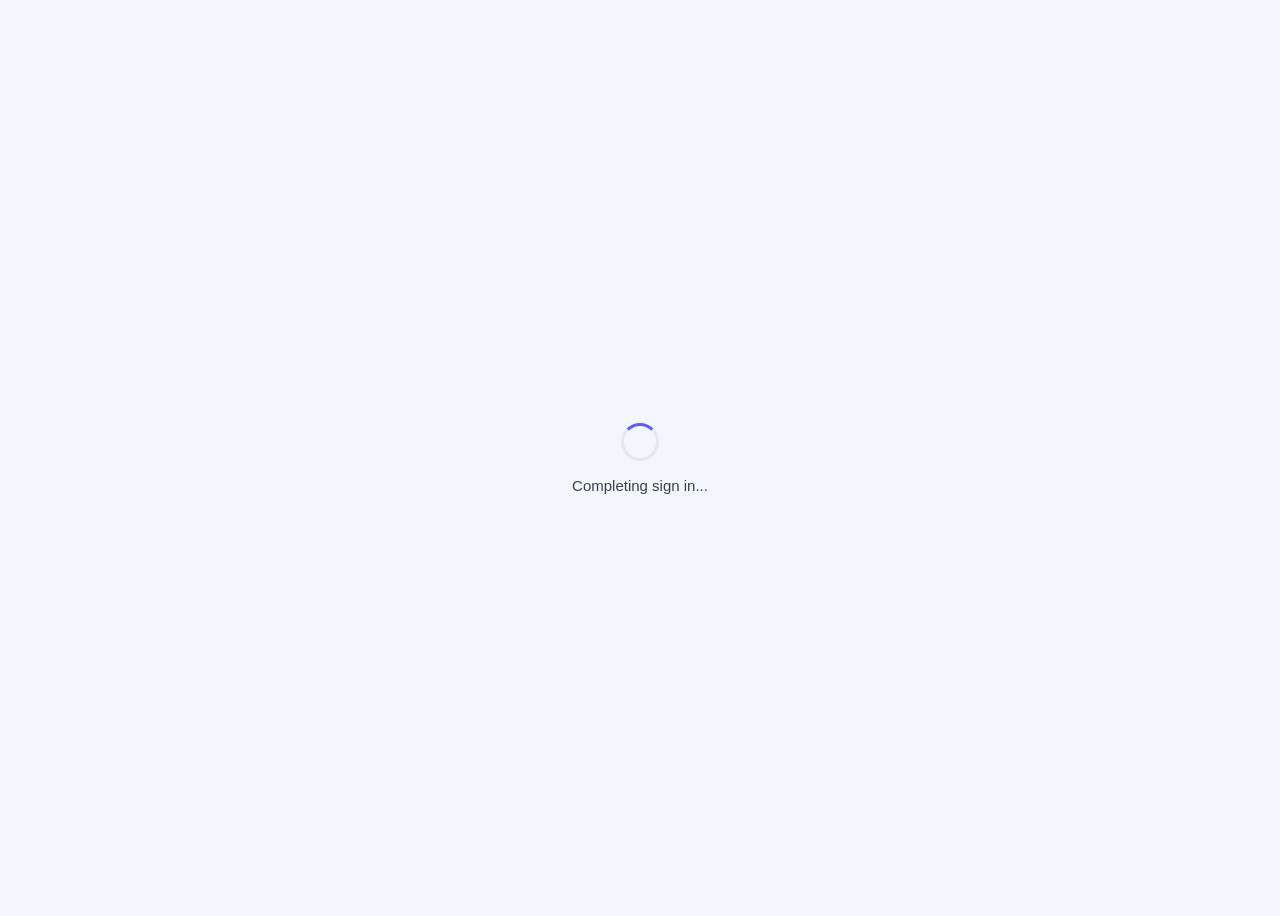
<file: templates/auth_callback.html>
<!DOCTYPE html>
<html>
<head>
  <title>SmartCopy AI — Authenticating...</title>
  <style>
    body { background: #F3F5FF; display: flex; align-items: center; justify-content: center; min-height: 100vh; font-family: 'Outfit', sans-serif; }
    .msg { text-align: center; color: #374151; font-size: 15px; }
    .spinner { width: 32px; height: 32px; border: 3px solid #E5E7EB; border-top-color: #5B5EF4; border-radius: 50%; animation: spin 0.7s linear infinite; margin: 0 auto 16px; }
    @keyframes spin { to { transform: rotate(360deg); } }
  </style>
</head>
<body>
  <div class="msg">
    <div class="spinner"></div>
    Completing sign in...
  </div>
</body>
</html>
</file>
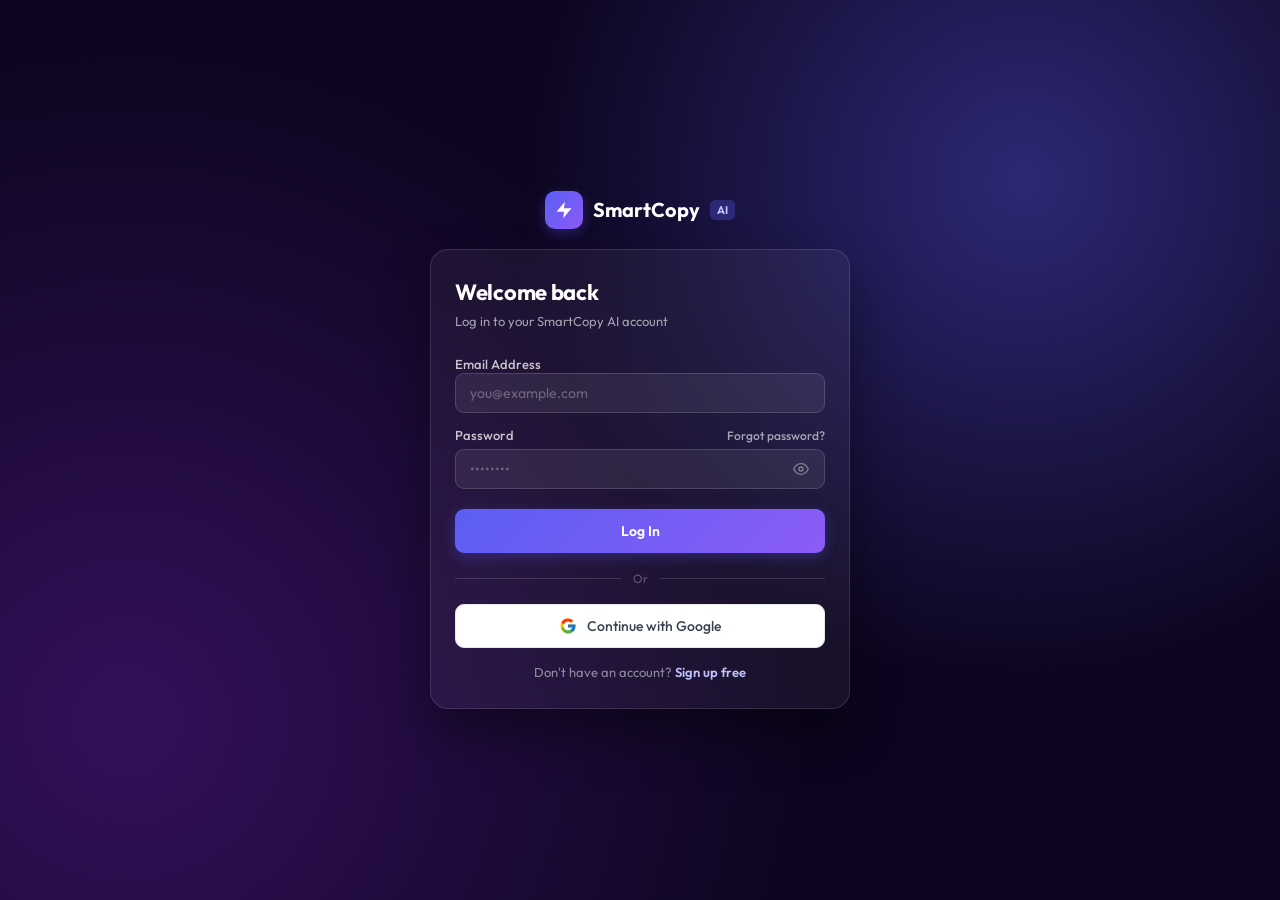
<file: templates/login.html>
<!DOCTYPE html>
<html lang="en">
<head>
  <meta charset="UTF-8" />
  <meta name="viewport" content="width=device-width, initial-scale=1.0" />
  <meta name="csrf-token" content="{{ csrf_token() }}">
  <title>SmartCopy AI — Login</title>
  <link rel="preconnect" href="https://fonts.googleapis.com" />
  <link rel="preconnect" href="https://fonts.gstatic.com" crossorigin />
  <link href="https://fonts.googleapis.com/css2?family=Outfit:wght@300;400;500;600;700;800&display=swap" rel="stylesheet" />
  <style>
    * { margin: 0; padding: 0; box-sizing: border-box; }
    html, body { height: 100%; }
    body {
      background: linear-gradient(135deg, #F3F5FF 0%, #E8ECFF 100%);
      display: flex;
      align-items: center;
      justify-content: center;
      font-family: 'Outfit', sans-serif;
      padding: 20px;
      min-height: 100vh;
    }

    /* ── Fade-in animation ── */
    @keyframes fadeUp {
      from { opacity: 0; transform: translateY(16px); }
      to   { opacity: 1; transform: translateY(0); }
    }
    @keyframes slideDown {
      from { opacity: 0; transform: translateY(-8px); }
      to   { opacity: 1; transform: translateY(0); }
    }

    /* ── Wrapper ── */
    .auth-wrap {
      width: 100%;
      max-width: 420px;
      display: flex;
      flex-direction: column;
      gap: 20px;
      animation: fadeUp 0.4s ease both;
    }

    /* ── Brand ── */
    .auth-brand {
      display: flex;
      align-items: center;
      justify-content: center;
      gap: 10px;
    }
    .auth-brand-icon {
      width: 38px;
      height: 38px;
      background: linear-gradient(135deg, #5B5EF4, #8B5CF6);
      border-radius: 10px;
      display: flex;
      align-items: center;
      justify-content: center;
      box-shadow: 0 4px 12px rgba(91, 94, 244, 0.3);
    }
    .auth-brand-name { font-size: 20px; font-weight: 700; color: #0C0E22; }
    .auth-brand-tag  { font-size: 11px; font-weight: 700; color: #5B5EF4; background: #EEF2FF; padding: 3px 7px; border-radius: 5px; }

    /* ── Card ── */
    .auth-card {
      background: #fff;
      border-radius: 18px;
      padding: 28px 24px;
      box-shadow: 0 8px 32px rgba(91, 94, 244, 0.1);
      border: 1px solid rgba(91, 94, 244, 0.06);
    }
    .auth-title { font-size: 22px; font-weight: 700; color: #0C0E22; margin-bottom: 6px; letter-spacing: -0.3px; }
    .auth-sub   { font-size: 13px; color: #6B7280; margin-bottom: 22px; line-height: 1.5; }

    /* ── Error ── */
    .auth-error {
      background: #FEF2F2;
      border: 1px solid #FECACA;
      color: #DC2626;
      padding: 10px 14px;
      border-radius: 8px;
      font-size: 13px;
      margin-bottom: 14px;
      display: none;
      animation: slideDown 0.3s ease;
    }

    /* ── Fields ── */
    .auth-field { margin-bottom: 14px; }
    .auth-label-row {
      display: flex;
      align-items: center;
      justify-content: space-between;
      margin-bottom: 6px;
    }
    .auth-label {
      font-size: 13px;
      font-weight: 500;
      color: #374151;
    }
    .forgot-link {
      font-size: 12px;
      color: #5B5EF4;
      text-decoration: none;
      font-weight: 500;
      transition: color 0.2s;
    }
    .forgot-link:hover { color: #4A4DE6; text-decoration: underline; }

    /* ── Inputs ── */
    .password-wrap { position: relative; }
    .auth-input {
      width: 100%;
      padding: 10px 14px;
      border: 1.5px solid #E5E7EB;
      border-radius: 9px;
      font-size: 14px;
      font-family: 'Outfit', sans-serif;
      outline: none;
      transition: border-color 0.2s, box-shadow 0.2s, background 0.2s;
      color: #0C0E22;
      background: #FAFBFC;
    }
    .auth-input::placeholder { color: #9CA3AF; }
    .auth-input:focus {
      border-color: #5B5EF4;
      background: #fff;
      box-shadow: 0 0 0 3px rgba(91, 94, 244, 0.1);
    }
    .password-wrap .auth-input { padding-right: 42px; }
    .toggle-pw {
      position: absolute;
      right: 12px;
      top: 50%;
      transform: translateY(-50%);
      background: none;
      border: none;
      cursor: pointer;
      padding: 4px;
      color: #9CA3AF;
      display: flex;
      align-items: center;
      transition: color 0.2s;
    }
    .toggle-pw:hover { color: #5B5EF4; }

    /* ── Main button ── */
    .auth-btn {
      width: 100%;
      padding: 11px 16px;
      background: linear-gradient(135deg, #5B5EF4, #8B5CF6);
      color: #fff;
      border: none;
      border-radius: 9px;
      font-size: 14px;
      font-weight: 600;
      font-family: 'Outfit', sans-serif;
      cursor: pointer;
      margin-top: 6px;
      transition: transform 0.2s, box-shadow 0.2s, opacity 0.2s;
      box-shadow: 0 4px 14px rgba(91, 94, 244, 0.3);
      min-height: 44px;
    }
    .auth-btn:hover:not(:disabled) {
      transform: translateY(-1px);
      box-shadow: 0 6px 18px rgba(91, 94, 244, 0.38);
    }
    .auth-btn:active:not(:disabled) { transform: translateY(0); }
    .auth-btn:disabled { opacity: 0.6; cursor: not-allowed; transform: none; }

    /* ── Divider ── */
    .auth-divider {
      display: flex;
      align-items: center;
      gap: 12px;
      margin: 18px 0;
      color: #9CA3AF;
      font-size: 12px;
    }
    .auth-divider::before,
    .auth-divider::after {
      content: '';
      flex: 1;
      height: 1px;
      background: #E5E7EB;
    }

    /* ── Google button ── */
    .google-btn {
      width: 100%;
      padding: 10px 16px;
      background: #fff;
      color: #374151;
      border: 1.5px solid #E5E7EB;
      border-radius: 9px;
      font-size: 14px;
      font-weight: 500;
      font-family: 'Outfit', sans-serif;
      cursor: pointer;
      display: flex;
      align-items: center;
      justify-content: center;
      gap: 10px;
      transition: background 0.2s, border-color 0.2s, box-shadow 0.2s, transform 0.2s;
      min-height: 44px;
    }
    .google-btn:hover {
      background: #F9FAFB;
      border-color: #D1D5DB;
      box-shadow: 0 2px 8px rgba(0,0,0,0.06);
      transform: translateY(-1px);
    }
    .google-btn:active { transform: translateY(0); }

    /* ── Footer ── */
    .auth-footer {
      text-align: center;
      margin-top: 16px;
      font-size: 13px;
      color: #6B7280;
    }
    .auth-footer a {
      color: #5B5EF4;
      text-decoration: none;
      font-weight: 600;
      transition: color 0.2s;
    }
    .auth-footer a:hover { color: #4A4DE6; text-decoration: underline; }

    /* ── Mobile ── */
    @media (max-width: 480px) {
      body { padding: 16px; align-items: flex-start; padding-top: 40px; }
      .auth-card { padding: 24px 20px; }
    }
    /* Glassmorphism upgrade */
body {
  background: #0d051f;
  background-image:
    radial-gradient(circle at 80% 20%, rgba(91,94,244,0.4) 0%, transparent 40%),
    radial-gradient(circle at 10% 80%, rgba(138,43,226,0.3) 0%, transparent 50%);
}
.auth-card {
  background: rgba(255,255,255,0.05);
  backdrop-filter: blur(20px);
  -webkit-backdrop-filter: blur(20px);
  border: 1px solid rgba(255,255,255,0.12);
  box-shadow: 0 25px 50px rgba(0,0,0,0.4);
}
.auth-title { color: #ffffff; }
.auth-sub   { color: rgba(255,255,255,0.6); }
.auth-label { color: rgba(255,255,255,0.75); }
.auth-input {
  background: rgba(255,255,255,0.07);
  border-color: rgba(255,255,255,0.15);
  color: #ffffff;
}
.auth-input::placeholder { color: rgba(255,255,255,0.3); }
.auth-input:focus {
  background: rgba(255,255,255,0.1);
  border-color: #5B5EF4;
  box-shadow: 0 0 0 3px rgba(91,94,244,0.25);
}
.forgot-link { color: rgba(255,255,255,0.6); }
.forgot-link:hover { color: #fff; }
.auth-brand-name { color: #ffffff; }
.auth-brand-tag  { background: rgba(91,94,244,0.3); color: #c0c1ff; }
.auth-divider    { color: rgba(255,255,255,0.3); }
.auth-divider::before, .auth-divider::after { background: rgba(255,255,255,0.15); }
.auth-footer     { color: rgba(255,255,255,0.5); }
.auth-footer a   { color: #c0c1ff; }
.toggle-pw       { color: rgba(255,255,255,0.4); }
.toggle-pw:hover { color: #fff; }

/* Floating animation on card */
@keyframes floatIn {
  from { opacity: 0; transform: translateY(24px); }
  to   { opacity: 1; transform: translateY(0); }
}
.auth-wrap { animation: floatIn 0.5s ease both; }
  </style>
</head>
<body>
  <div class="auth-wrap">

    <div class="auth-brand">
      <div class="auth-brand-icon">
        <svg width="20" height="20" viewBox="0 0 24 24" fill="none">
          <path d="M13 2L3 14h9l-1 8 10-12h-9l1-8z" fill="white"/>
        </svg>
      </div>
      <span class="auth-brand-name">SmartCopy</span>
      <span class="auth-brand-tag">AI</span>
    </div>

    <div class="auth-card">
      <h1 class="auth-title">Welcome back</h1>
      <p class="auth-sub">Log in to your SmartCopy AI account</p>

      <div class="auth-error" id="authError"></div>

      <div class="auth-field">
        <label class="auth-label" for="email">Email Address</label>
        <input class="auth-input" type="email" id="email" placeholder="you@example.com" autocomplete="email" />
      </div>

      <div class="auth-field">
        <div class="auth-label-row">
          <label class="auth-label" for="password">Password</label>
          <a class="forgot-link" href="/forgot-password">Forgot password?</a>
        </div>
        <div class="password-wrap">
          <input class="auth-input" type="password" id="password" placeholder="••••••••" autocomplete="current-password" />
          <button class="toggle-pw" id="togglePw" type="button" aria-label="Toggle password">
            <svg id="eyeShow" width="16" height="16" viewBox="0 0 24 24" fill="none" stroke="currentColor" stroke-width="2" stroke-linecap="round" stroke-linejoin="round">
              <path d="M1 12s4-8 11-8 11 8 11 8-4 8-11 8-11-8-11-8z"/><circle cx="12" cy="12" r="3"/>
            </svg>
            <svg id="eyeHide" width="16" height="16" viewBox="0 0 24 24" fill="none" stroke="currentColor" stroke-width="2" stroke-linecap="round" stroke-linejoin="round" style="display:none;">
              <path d="M17.94 17.94A10.07 10.07 0 0112 20c-7 0-11-8-11-8a18.45 18.45 0 015.06-5.94"/>
              <path d="M9.9 4.24A9.12 9.12 0 0112 4c7 0 11 8 11 8a18.5 18.5 0 01-2.16 3.19"/>
              <line x1="1" y1="1" x2="23" y2="23"/>
            </svg>
          </button>
        </div>
      </div>

      <button class="auth-btn" id="loginBtn">Log In</button>

      <div class="auth-divider">Or</div>

      <button class="google-btn" id="googleBtn">
        <!-- Google SVG logo -->
        <svg width="18" height="18" viewBox="0 0 48 48">
          <path fill="#FFC107" d="M43.6 20.1H42V20H24v8h11.3C33.7 32.7 29.2 36 24 36c-6.6 0-12-5.4-12-12s5.4-12 12-12c3.1 0 5.8 1.1 7.9 3l5.7-5.7C34.1 6.5 29.3 4 24 4 12.9 4 4 12.9 4 24s8.9 20 20 20c11 0 20-8.9 20-20 0-1.3-.1-2.7-.4-3.9z"/>
          <path fill="#FF3D00" d="M6.3 14.7l6.6 4.8C14.5 16 19 12 24 12c3.1 0 5.8 1.1 7.9 3l5.7-5.7C34.1 6.5 29.3 4 24 4 16.3 4 9.7 8.3 6.3 14.7z"/>
          <path fill="#4CAF50" d="M24 44c5.2 0 9.9-2 13.4-5.2l-6.2-5.2C29.3 35.5 26.8 36 24 36c-5.2 0-9.6-3.3-11.3-8H6.5C9.8 36.5 16.4 44 24 44z"/>
          <path fill="#1976D2" d="M43.6 20.1H42V20H24v8h11.3c-.9 2.4-2.5 4.5-4.6 6l6.2 5.2C36.9 40.3 44 35 44 24c0-1.3-.1-2.7-.4-3.9z"/>
        </svg>
        Continue with Google
      </button>

      <div class="auth-footer">
        Don't have an account? <a href="/signup">Sign up free</a>
      </div>
    </div>

  </div>

  <script>
    const loginBtn = document.getElementById('loginBtn');
    const googleBtn = document.getElementById('googleBtn');
    const errorEl  = document.getElementById('authError');
    const pwInput  = document.getElementById('password');
    const togglePw = document.getElementById('togglePw');
    const eyeShow  = document.getElementById('eyeShow');
    const eyeHide  = document.getElementById('eyeHide');
    const csrfToken = document.querySelector('meta[name="csrf-token"]')?.content || '';

    // ── Show/hide password ──
    togglePw.addEventListener('click', () => {
      const isHidden = pwInput.type === 'password';
      pwInput.type          = isHidden ? 'text'  : 'password';
      eyeShow.style.display = isHidden ? 'none'  : 'block';
      eyeHide.style.display = isHidden ? 'block' : 'none';
    });

    function showError(msg) {
      errorEl.textContent   = msg;
      errorEl.style.display = 'block';
    }

    // ── Email/password login ──
    loginBtn.addEventListener('click', async () => {
      const email    = document.getElementById('email').value.trim();
      const password = pwInput.value.trim();
      if (!email || !password) { showError('Please fill in all fields.'); return; }

      loginBtn.disabled    = true;
      loginBtn.textContent = 'Logging in…';
      errorEl.style.display = 'none';

      try {
        const res  = await fetch('/login', {
          method: 'POST',
          headers: { 'Content-Type': 'application/json', 'X-CSRFToken': csrfToken },
          body: JSON.stringify({ email, password }),
        });
        const data = await res.json();
        if (data.success) {
          window.location.href = data.redirect;
        } else {
          showError(data.error || 'Login failed.');
          loginBtn.disabled    = false;
          loginBtn.textContent = 'Log In';
        }
      } catch {
        showError('Something went wrong. Please try again.');
        loginBtn.disabled    = false;
        loginBtn.textContent = 'Log In';
      }
    });

    // ── Google login ──
    googleBtn.addEventListener('click', () => {
      googleBtn.disabled    = true;
      googleBtn.textContent = 'Redirecting…';
      window.location.href  = '/auth/google';
    });

    document.addEventListener('keydown', e => {
      if (e.key === 'Enter') loginBtn.click();
    });
  </script>
</body>
</html>
</file>
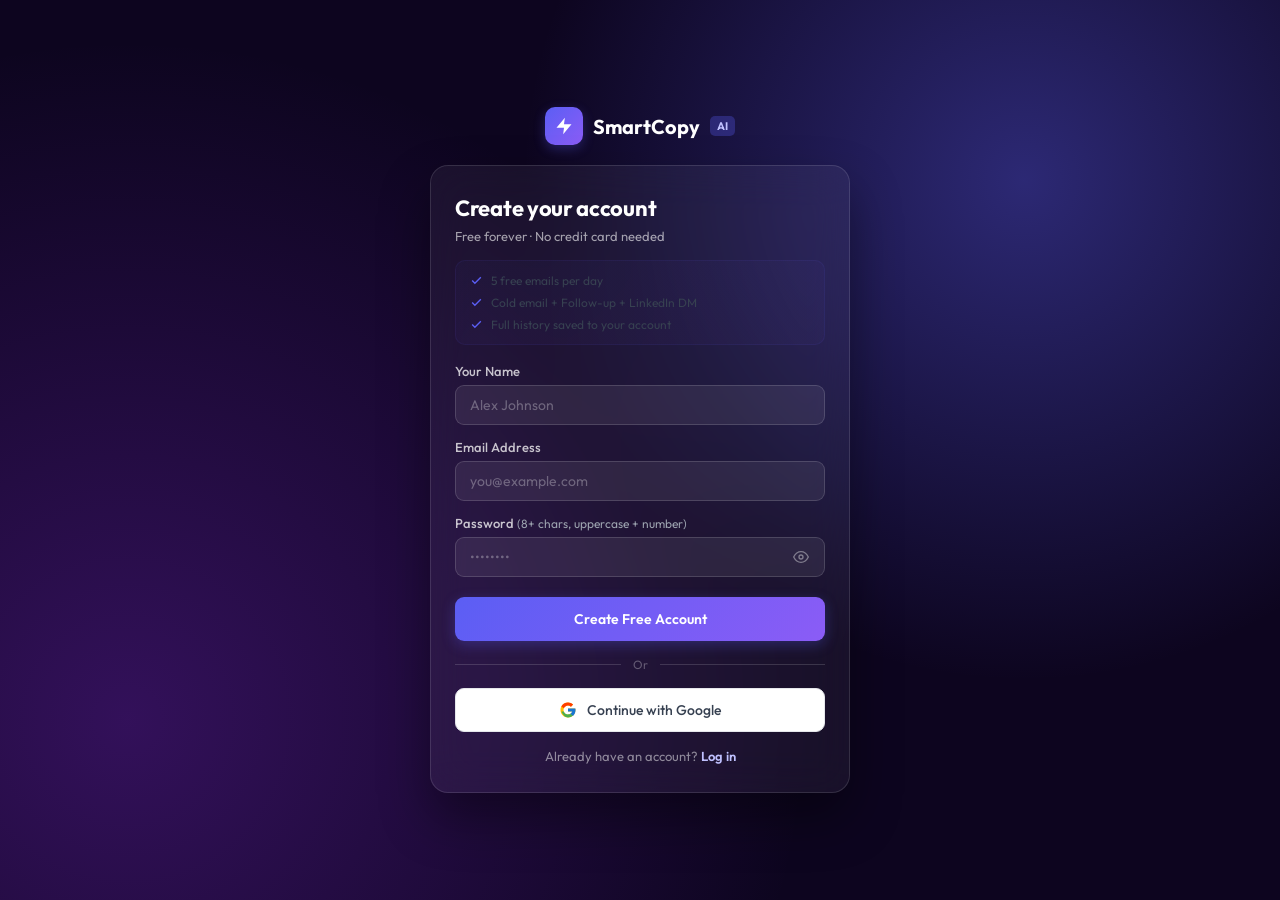
<file: templates/signup.html>
<!DOCTYPE html>
<html lang="en">
<head>
  <meta charset="UTF-8" />
  <meta name="viewport" content="width=device-width, initial-scale=1.0" />
  <meta name="csrf-token" content="{{ csrf_token() }}">
  <title>SmartCopy AI — Sign Up</title>
  <link rel="preconnect" href="https://fonts.googleapis.com" />
  <link rel="preconnect" href="https://fonts.gstatic.com" crossorigin />
  <link href="https://fonts.googleapis.com/css2?family=Outfit:wght@300;400;500;600;700;800&display=swap" rel="stylesheet" />
  <style>
    * { margin: 0; padding: 0; box-sizing: border-box; }
    html, body { min-height: 100%; }
    body {
      background: linear-gradient(135deg, #F3F5FF 0%, #E8ECFF 100%);
      display: flex;
      align-items: center;
      justify-content: center;
      font-family: 'Outfit', sans-serif;
      padding: 20px;
      min-height: 100vh;
    }

    @keyframes fadeUp {
      from { opacity: 0; transform: translateY(16px); }
      to   { opacity: 1; transform: translateY(0); }
    }
    @keyframes slideDown {
      from { opacity: 0; transform: translateY(-8px); }
      to   { opacity: 1; transform: translateY(0); }
    }

    .auth-wrap {
      width: 100%;
      max-width: 420px;
      display: flex;
      flex-direction: column;
      gap: 20px;
      animation: fadeUp 0.4s ease both;
    }

    /* ── Brand ── */
    .auth-brand { display: flex; align-items: center; justify-content: center; gap: 10px; }
    .auth-brand-icon {
      width: 38px; height: 38px;
      background: linear-gradient(135deg, #5B5EF4, #8B5CF6);
      border-radius: 10px;
      display: flex; align-items: center; justify-content: center;
      box-shadow: 0 4px 12px rgba(91, 94, 244, 0.3);
    }
    .auth-brand-name { font-size: 20px; font-weight: 700; color: #0C0E22; }
    .auth-brand-tag  { font-size: 11px; font-weight: 700; color: #5B5EF4; background: #EEF2FF; padding: 3px 7px; border-radius: 5px; }

    /* ── Card ── */
    .auth-card {
      background: #fff;
      border-radius: 18px;
      padding: 28px 24px;
      box-shadow: 0 8px 32px rgba(91, 94, 244, 0.1);
      border: 1px solid rgba(91, 94, 244, 0.06);
    }
    .auth-title { font-size: 22px; font-weight: 700; color: #0C0E22; margin-bottom: 6px; letter-spacing: -0.3px; }
    .auth-sub   { font-size: 13px; color: #6B7280; margin-bottom: 16px; }

    /* ── Perks ── */
    .auth-perks {
      display: flex;
      flex-direction: column;
      gap: 7px;
      margin-bottom: 18px;
      padding: 12px 14px;
      background: linear-gradient(135deg, rgba(91,94,244,0.04), rgba(139,92,246,0.04));
      border-radius: 10px;
      border: 1px solid rgba(91,94,244,0.08);
    }
    .auth-perk { display: flex; align-items: center; gap: 8px; font-size: 12px; color: #374151; }
    .auth-perk svg { color: #5B5EF4; flex-shrink: 0; }

    /* ── Messages ── */
    .auth-error {
      background: #FEF2F2; border: 1px solid #FECACA; color: #DC2626;
      padding: 10px 14px; border-radius: 8px; font-size: 13px;
      margin-bottom: 14px; display: none; animation: slideDown 0.3s ease;
    }
    .auth-success {
      background: #F0FDF4; border: 1px solid #BBF7D0; color: #16A34A;
      padding: 10px 14px; border-radius: 8px; font-size: 13px;
      margin-bottom: 14px; display: none; animation: slideDown 0.3s ease;
    }

    /* ── Fields ── */
    .auth-field { margin-bottom: 14px; }
    .auth-label { display: block; font-size: 13px; font-weight: 500; color: #374151; margin-bottom: 6px; }

    .password-wrap { position: relative; }
    .auth-input {
      width: 100%;
      padding: 10px 14px;
      border: 1.5px solid #E5E7EB;
      border-radius: 9px;
      font-size: 14px;
      font-family: 'Outfit', sans-serif;
      outline: none;
      transition: border-color 0.2s, box-shadow 0.2s, background 0.2s;
      color: #0C0E22;
      background: #FAFBFC;
    }
    .auth-input::placeholder { color: #9CA3AF; }
    .auth-input:focus {
      border-color: #5B5EF4;
      background: #fff;
      box-shadow: 0 0 0 3px rgba(91, 94, 244, 0.1);
    }
    .password-wrap .auth-input { padding-right: 42px; }
    .toggle-pw {
      position: absolute; right: 12px; top: 50%; transform: translateY(-50%);
      background: none; border: none; cursor: pointer; padding: 4px;
      color: #9CA3AF; display: flex; align-items: center; transition: color 0.2s;
    }
    .toggle-pw:hover { color: #5B5EF4; }

    /* ── Main button ── */
    .auth-btn {
      width: 100%;
      padding: 11px 16px;
      background: linear-gradient(135deg, #5B5EF4, #8B5CF6);
      color: #fff;
      border: none;
      border-radius: 9px;
      font-size: 14px;
      font-weight: 600;
      font-family: 'Outfit', sans-serif;
      cursor: pointer;
      margin-top: 6px;
      transition: transform 0.2s, box-shadow 0.2s, opacity 0.2s;
      box-shadow: 0 4px 14px rgba(91, 94, 244, 0.3);
      min-height: 44px;
    }
    .auth-btn:hover:not(:disabled) { transform: translateY(-1px); box-shadow: 0 6px 18px rgba(91, 94, 244, 0.38); }
    .auth-btn:active:not(:disabled) { transform: translateY(0); }
    .auth-btn:disabled { opacity: 0.6; cursor: not-allowed; transform: none; }

    /* ── Divider ── */
    .auth-divider {
      display: flex; align-items: center; gap: 12px;
      margin: 16px 0; color: #9CA3AF; font-size: 12px;
    }
    .auth-divider::before, .auth-divider::after {
      content: ''; flex: 1; height: 1px; background: #E5E7EB;
    }

    /* ── Google button ── */
    .google-btn {
      width: 100%;
      padding: 10px 16px;
      background: #fff;
      color: #374151;
      border: 1.5px solid #E5E7EB;
      border-radius: 9px;
      font-size: 14px;
      font-weight: 500;
      font-family: 'Outfit', sans-serif;
      cursor: pointer;
      display: flex;
      align-items: center;
      justify-content: center;
      gap: 10px;
      transition: background 0.2s, border-color 0.2s, box-shadow 0.2s, transform 0.2s;
      min-height: 44px;
    }
    .google-btn:hover {
      background: #F9FAFB; border-color: #D1D5DB;
      box-shadow: 0 2px 8px rgba(0,0,0,0.06); transform: translateY(-1px);
    }
    .google-btn:active { transform: translateY(0); }

    /* ── Footer ── */
    .auth-footer { text-align: center; margin-top: 16px; font-size: 13px; color: #6B7280; }
    .auth-footer a { color: #5B5EF4; text-decoration: none; font-weight: 600; transition: color 0.2s; }
    .auth-footer a:hover { color: #4A4DE6; text-decoration: underline; }

    @media (max-width: 480px) {
      body { padding: 16px; align-items: flex-start; padding-top: 32px; }
      .auth-card { padding: 24px 20px; }
    }
    /* Glassmorphism upgrade */
body {
  background: #0d051f;
  background-image:
    radial-gradient(circle at 80% 20%, rgba(91,94,244,0.4) 0%, transparent 40%),
    radial-gradient(circle at 10% 80%, rgba(138,43,226,0.3) 0%, transparent 50%);
}
.auth-card {
  background: rgba(255,255,255,0.05);
  backdrop-filter: blur(20px);
  -webkit-backdrop-filter: blur(20px);
  border: 1px solid rgba(255,255,255,0.12);
  box-shadow: 0 25px 50px rgba(0,0,0,0.4);
}
.auth-title { color: #ffffff; }
.auth-sub   { color: rgba(255,255,255,0.6); }
.auth-label { color: rgba(255,255,255,0.75); }
.auth-input {
  background: rgba(255,255,255,0.07);
  border-color: rgba(255,255,255,0.15);
  color: #ffffff;
}
.auth-input::placeholder { color: rgba(255,255,255,0.3); }
.auth-input:focus {
  background: rgba(255,255,255,0.1);
  border-color: #5B5EF4;
  box-shadow: 0 0 0 3px rgba(91,94,244,0.25);
}
.forgot-link { color: rgba(255,255,255,0.6); }
.forgot-link:hover { color: #fff; }
.auth-brand-name { color: #ffffff; }
.auth-brand-tag  { background: rgba(91,94,244,0.3); color: #c0c1ff; }
.auth-divider    { color: rgba(255,255,255,0.3); }
.auth-divider::before, .auth-divider::after { background: rgba(255,255,255,0.15); }
.auth-footer     { color: rgba(255,255,255,0.5); }
.auth-footer a   { color: #c0c1ff; }
.toggle-pw       { color: rgba(255,255,255,0.4); }
.toggle-pw:hover { color: #fff; }

/* Floating animation on card */
@keyframes floatIn {
  from { opacity: 0; transform: translateY(24px); }
  to   { opacity: 1; transform: translateY(0); }
}
.auth-wrap { animation: floatIn 0.5s ease both; }
  </style>
</head>
<body>
  <div class="auth-wrap">

    <div class="auth-brand">
      <div class="auth-brand-icon">
        <svg width="20" height="20" viewBox="0 0 24 24" fill="none">
          <path d="M13 2L3 14h9l-1 8 10-12h-9l1-8z" fill="white"/>
        </svg>
      </div>
      <span class="auth-brand-name">SmartCopy</span>
      <span class="auth-brand-tag">AI</span>
    </div>

    <div class="auth-card">
      <h1 class="auth-title">Create your account</h1>
      <p class="auth-sub">Free forever · No credit card needed</p>

      <div class="auth-perks">
        <div class="auth-perk">
          <svg width="13" height="13" viewBox="0 0 24 24" fill="none" stroke="currentColor" stroke-width="2.5"><polyline points="20 6 9 17 4 12"/></svg>
          5 free emails per day
        </div>
        <div class="auth-perk">
          <svg width="13" height="13" viewBox="0 0 24 24" fill="none" stroke="currentColor" stroke-width="2.5"><polyline points="20 6 9 17 4 12"/></svg>
          Cold email + Follow-up + LinkedIn DM
        </div>
        <div class="auth-perk">
          <svg width="13" height="13" viewBox="0 0 24 24" fill="none" stroke="currentColor" stroke-width="2.5"><polyline points="20 6 9 17 4 12"/></svg>
          Full history saved to your account
        </div>
      </div>

      <div class="auth-error"   id="authError"></div>
      <div class="auth-success" id="authSuccess"></div>

      <div class="auth-field">
        <label class="auth-label" for="name">Your Name</label>
        <input class="auth-input" type="text" id="name" placeholder="Alex Johnson" autocomplete="name" />
      </div>
      <div class="auth-field">
        <label class="auth-label" for="email">Email Address</label>
        <input class="auth-input" type="email" id="email" placeholder="you@example.com" autocomplete="email" />
      </div>
      <div class="auth-field">
        <label class="auth-label" for="password">Password <span style="color:#9CA3AF;font-weight:400;font-size:12px">(8+ chars, uppercase + number)</span></label>
        <div class="password-wrap">
          <input class="auth-input" type="password" id="password" placeholder="••••••••" autocomplete="new-password" />
          <button class="toggle-pw" id="togglePw" type="button" aria-label="Toggle password">
            <svg id="eyeShow" width="16" height="16" viewBox="0 0 24 24" fill="none" stroke="currentColor" stroke-width="2" stroke-linecap="round" stroke-linejoin="round">
              <path d="M1 12s4-8 11-8 11 8 11 8-4 8-11 8-11-8-11-8z"/><circle cx="12" cy="12" r="3"/>
            </svg>
            <svg id="eyeHide" width="16" height="16" viewBox="0 0 24 24" fill="none" stroke="currentColor" stroke-width="2" stroke-linecap="round" stroke-linejoin="round" style="display:none;">
              <path d="M17.94 17.94A10.07 10.07 0 0112 20c-7 0-11-8-11-8a18.45 18.45 0 015.06-5.94"/>
              <path d="M9.9 4.24A9.12 9.12 0 0112 4c7 0 11 8 11 8a18.5 18.5 0 01-2.16 3.19"/>
              <line x1="1" y1="1" x2="23" y2="23"/>
            </svg>
          </button>
        </div>
      </div>

      <button class="auth-btn" id="signupBtn">Create Free Account</button>

      <div class="auth-divider">Or</div>

      <button class="google-btn" id="googleBtn">
        <svg width="18" height="18" viewBox="0 0 48 48">
          <path fill="#FFC107" d="M43.6 20.1H42V20H24v8h11.3C33.7 32.7 29.2 36 24 36c-6.6 0-12-5.4-12-12s5.4-12 12-12c3.1 0 5.8 1.1 7.9 3l5.7-5.7C34.1 6.5 29.3 4 24 4 12.9 4 4 12.9 4 24s8.9 20 20 20c11 0 20-8.9 20-20 0-1.3-.1-2.7-.4-3.9z"/>
          <path fill="#FF3D00" d="M6.3 14.7l6.6 4.8C14.5 16 19 12 24 12c3.1 0 5.8 1.1 7.9 3l5.7-5.7C34.1 6.5 29.3 4 24 4 16.3 4 9.7 8.3 6.3 14.7z"/>
          <path fill="#4CAF50" d="M24 44c5.2 0 9.9-2 13.4-5.2l-6.2-5.2C29.3 35.5 26.8 36 24 36c-5.2 0-9.6-3.3-11.3-8H6.5C9.8 36.5 16.4 44 24 44z"/>
          <path fill="#1976D2" d="M43.6 20.1H42V20H24v8h11.3c-.9 2.4-2.5 4.5-4.6 6l6.2 5.2C36.9 40.3 44 35 44 24c0-1.3-.1-2.7-.4-3.9z"/>
        </svg>
        Continue with Google
      </button>

      <div class="auth-footer">
        Already have an account? <a href="/login">Log in</a>
      </div>
    </div>

  </div>

  <script>
    const signupBtn = document.getElementById('signupBtn');
    const googleBtn = document.getElementById('googleBtn');
    const errorEl   = document.getElementById('authError');
    const successEl = document.getElementById('authSuccess');
    const pwInput   = document.getElementById('password');
    const togglePw  = document.getElementById('togglePw');
    const eyeShow   = document.getElementById('eyeShow');
    const eyeHide   = document.getElementById('eyeHide');
    const csrfToken = document.querySelector('meta[name="csrf-token"]')?.content || '';

    togglePw.addEventListener('click', () => {
      const isHidden = pwInput.type === 'password';
      pwInput.type          = isHidden ? 'text'  : 'password';
      eyeShow.style.display = isHidden ? 'none'  : 'block';
      eyeHide.style.display = isHidden ? 'block' : 'none';
    });

    function showError(msg) {
      errorEl.textContent     = msg;
      errorEl.style.display   = 'block';
      successEl.style.display = 'none';
    }
    function showSuccess(msg) {
      successEl.textContent   = msg;
      successEl.style.display = 'block';
      errorEl.style.display   = 'none';
    }

    signupBtn.addEventListener('click', async () => {
      const name     = document.getElementById('name').value.trim();
      const email    = document.getElementById('email').value.trim();
      const password = pwInput.value.trim();

      if (!name || !email || !password) { showError('Please fill in all fields.'); return; }
      if (password.length < 8) { showError('Password must be at least 8 characters.'); return; }
      if (!/[A-Z]/.test(password) || !/[0-9]/.test(password)) {
        showError('Password must contain uppercase letter and number.');
        return;
      }

      signupBtn.disabled    = true;
      signupBtn.textContent = 'Creating account…';
      errorEl.style.display = 'none';

      try {
        const res  = await fetch('/signup', {
          method: 'POST',
          headers: { 'Content-Type': 'application/json', 'X-CSRFToken': csrfToken },
          body: JSON.stringify({ name, email, password }),
        });
        const data = await res.json();

        if (data.success) {
          window.location.href = data.redirect;
        } else if (res.status === 200) {
          showSuccess('Account created! Check your email to confirm, then log in.');
          signupBtn.disabled    = false;
          signupBtn.textContent = 'Create Free Account';
        } else {
          showError(data.error || 'Signup failed. Please try again.');
          signupBtn.disabled    = false;
          signupBtn.textContent = 'Create Free Account';
        }
      } catch {
        showError('Something went wrong. Please try again.');
        signupBtn.disabled    = false;
        signupBtn.textContent = 'Create Free Account';
      }
    });

    googleBtn.addEventListener('click', () => {
      googleBtn.disabled    = true;
      googleBtn.textContent = 'Redirecting…';
      window.location.href  = '/auth/google';
    });

    document.addEventListener('keydown', e => {
      if (e.key === 'Enter') signupBtn.click();
    });
  </script>
</body>
</html>
</file>
